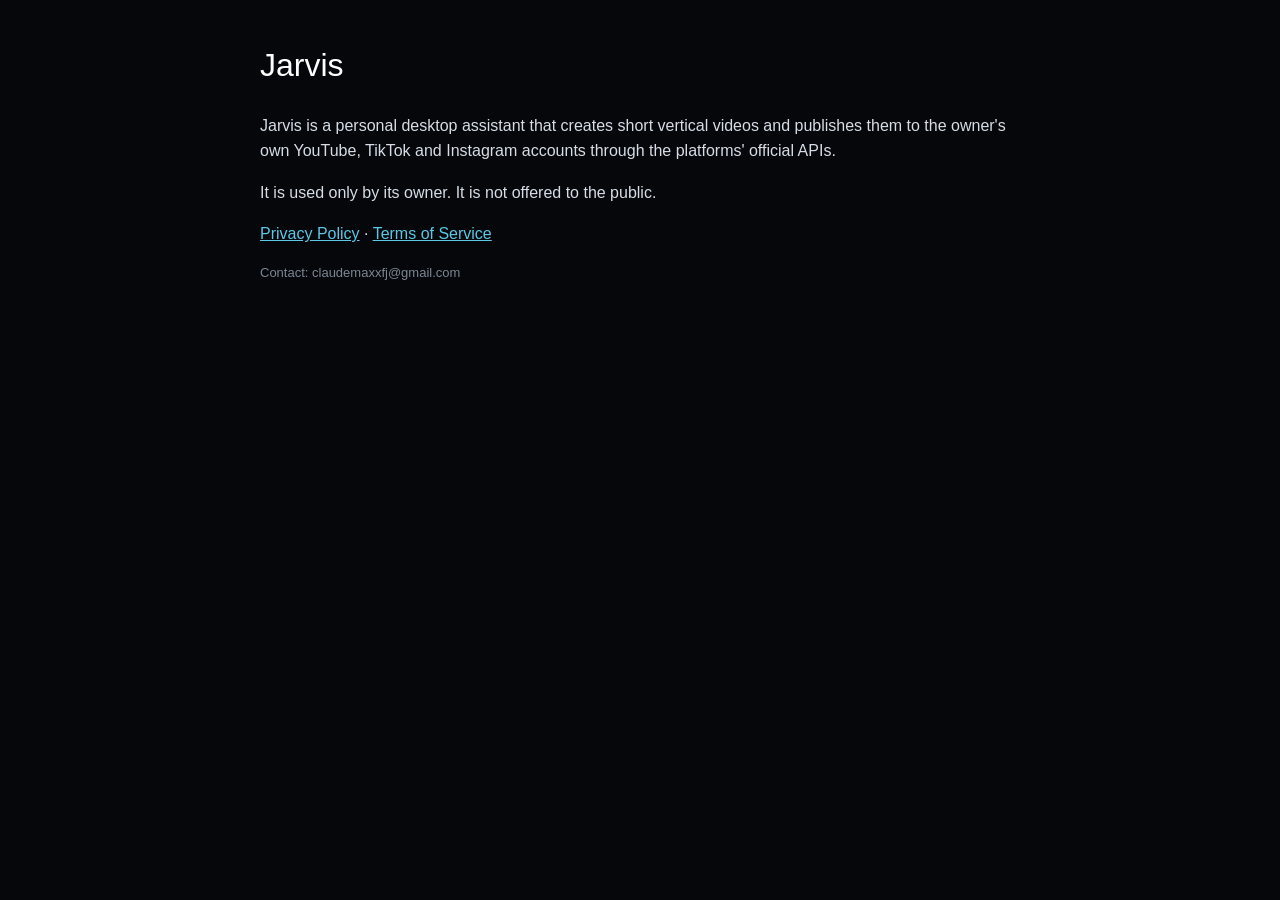
<file: index.html>
<!doctype html><html lang="en"><head><meta charset="utf-8"><meta name="viewport" content="width=device-width,initial-scale=1"><title>Jarvis</title><link rel="stylesheet" href="style.css"></head><body>
<h1>Jarvis</h1>
<p>Jarvis is a personal desktop assistant that creates short vertical videos and publishes them to the owner's own YouTube, TikTok and Instagram accounts through the platforms' official APIs.</p>
<p>It is used only by its owner. It is not offered to the public.</p>
<p><a href="privacy.html">Privacy Policy</a> · <a href="terms.html">Terms of Service</a></p>
<p class="meta">Contact: claudemaxxfj@gmail.com</p>
</body></html>
</file>
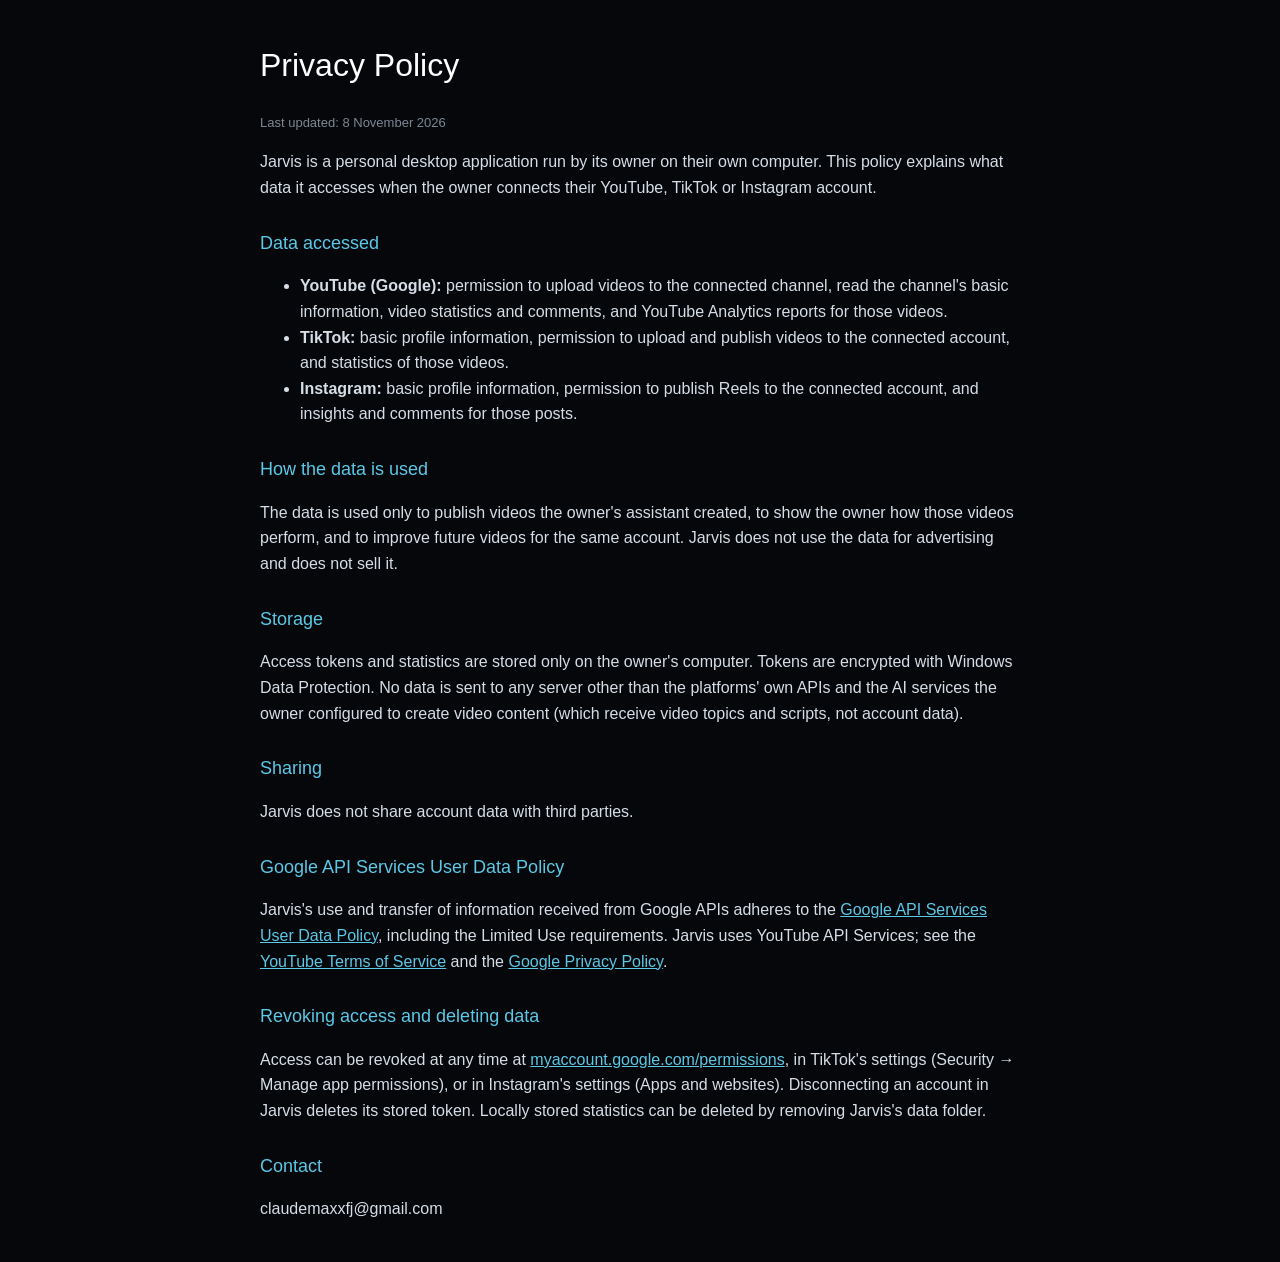
<file: privacy.html>
<!doctype html><html lang="en"><head><meta charset="utf-8"><meta name="viewport" content="width=device-width,initial-scale=1"><title>Jarvis – Privacy Policy</title><link rel="stylesheet" href="style.css"></head><body>
<h1>Privacy Policy</h1>
<p class="meta">Last updated: 8 November 2026</p>
<p>Jarvis is a personal desktop application run by its owner on their own computer. This policy explains what data it accesses when the owner connects their YouTube, TikTok or Instagram account.</p>
<h2>Data accessed</h2>
<ul>
<li><b>YouTube (Google):</b> permission to upload videos to the connected channel, read the channel's basic information, video statistics and comments, and YouTube Analytics reports for those videos.</li>
<li><b>TikTok:</b> basic profile information, permission to upload and publish videos to the connected account, and statistics of those videos.</li>
<li><b>Instagram:</b> basic profile information, permission to publish Reels to the connected account, and insights and comments for those posts.</li>
</ul>
<h2>How the data is used</h2>
<p>The data is used only to publish videos the owner's assistant created, to show the owner how those videos perform, and to improve future videos for the same account. Jarvis does not use the data for advertising and does not sell it.</p>
<h2>Storage</h2>
<p>Access tokens and statistics are stored only on the owner's computer. Tokens are encrypted with Windows Data Protection. No data is sent to any server other than the platforms' own APIs and the AI services the owner configured to create video content (which receive video topics and scripts, not account data).</p>
<h2>Sharing</h2>
<p>Jarvis does not share account data with third parties.</p>
<h2>Google API Services User Data Policy</h2>
<p>Jarvis's use and transfer of information received from Google APIs adheres to the <a href="https://developers.google.com/terms/api-services-user-data-policy">Google API Services User Data Policy</a>, including the Limited Use requirements. Jarvis uses YouTube API Services; see the <a href="https://www.youtube.com/t/terms">YouTube Terms of Service</a> and the <a href="https://policies.google.com/privacy">Google Privacy Policy</a>.</p>
<h2>Revoking access and deleting data</h2>
<p>Access can be revoked at any time at <a href="https://myaccount.google.com/permissions">myaccount.google.com/permissions</a>, in TikTok's settings (Security → Manage app permissions), or in Instagram's settings (Apps and websites). Disconnecting an account in Jarvis deletes its stored token. Locally stored statistics can be deleted by removing Jarvis's data folder.</p>
<h2>Contact</h2>
<p>claudemaxxfj@gmail.com</p>
</body></html>
</file>
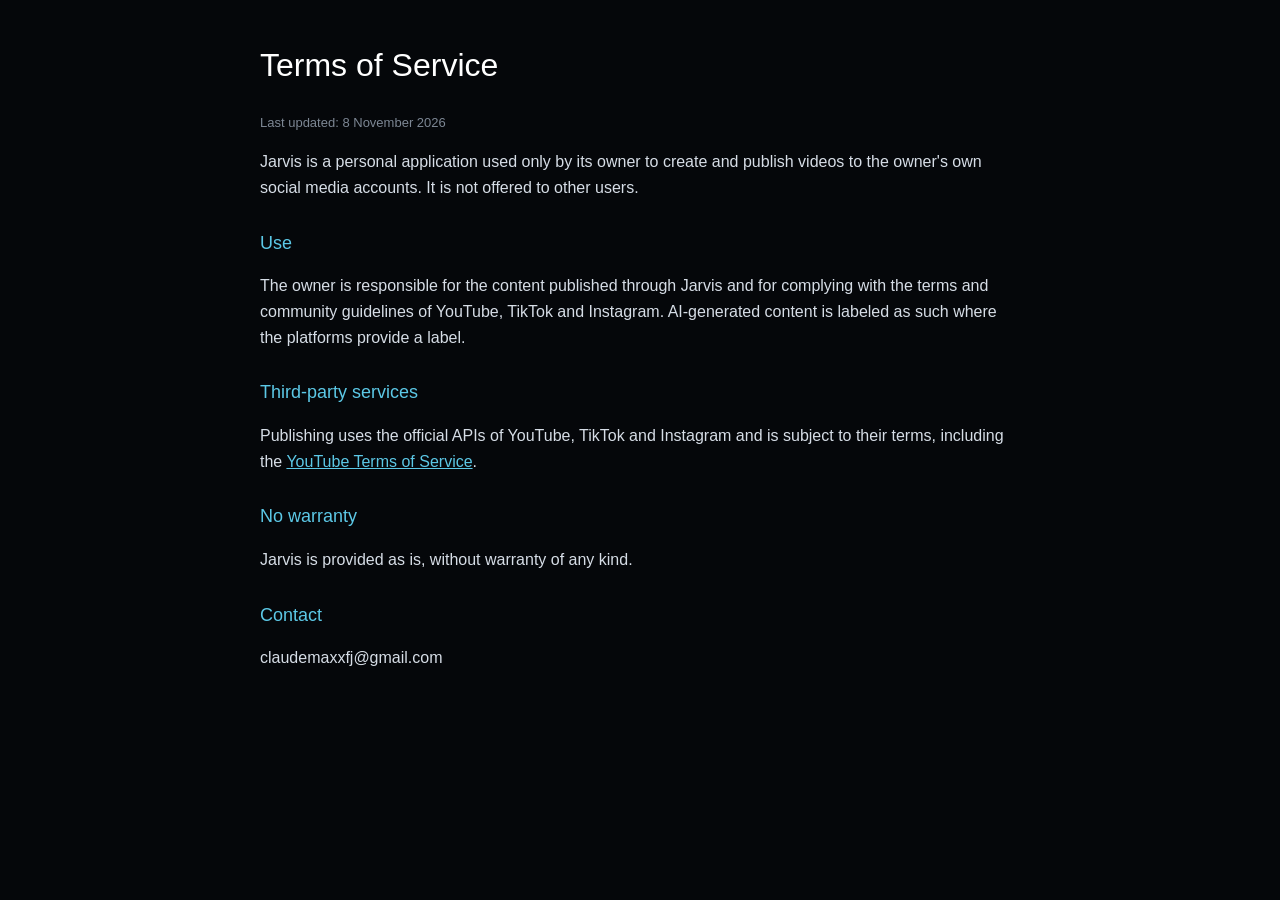
<file: terms.html>
<!doctype html><html lang="en"><head><meta charset="utf-8"><meta name="viewport" content="width=device-width,initial-scale=1"><title>Jarvis – Terms of Service</title><link rel="stylesheet" href="style.css"></head><body>
<h1>Terms of Service</h1>
<p class="meta">Last updated: 8 November 2026</p>
<p>Jarvis is a personal application used only by its owner to create and publish videos to the owner's own social media accounts. It is not offered to other users.</p>
<h2>Use</h2>
<p>The owner is responsible for the content published through Jarvis and for complying with the terms and community guidelines of YouTube, TikTok and Instagram. AI-generated content is labeled as such where the platforms provide a label.</p>
<h2>Third-party services</h2>
<p>Publishing uses the official APIs of YouTube, TikTok and Instagram and is subject to their terms, including the <a href="https://www.youtube.com/t/terms">YouTube Terms of Service</a>.</p>
<h2>No warranty</h2>
<p>Jarvis is provided as is, without warranty of any kind.</p>
<h2>Contact</h2>
<p>claudemaxxfj@gmail.com</p>
</body></html>
</file>
<file: style.css>
body{background:#05070a;color:#d6dde6;font-family:Segoe UI,Arial,sans-serif;max-width:760px;margin:40px auto;padding:0 20px;line-height:1.6}
h1{color:#fff;font-weight:500}h2{color:#5cc8e6;font-weight:500;font-size:18px;margin-top:28px}a{color:#5cc8e6}
.meta{color:#7d8794;font-size:13px}
</file>
